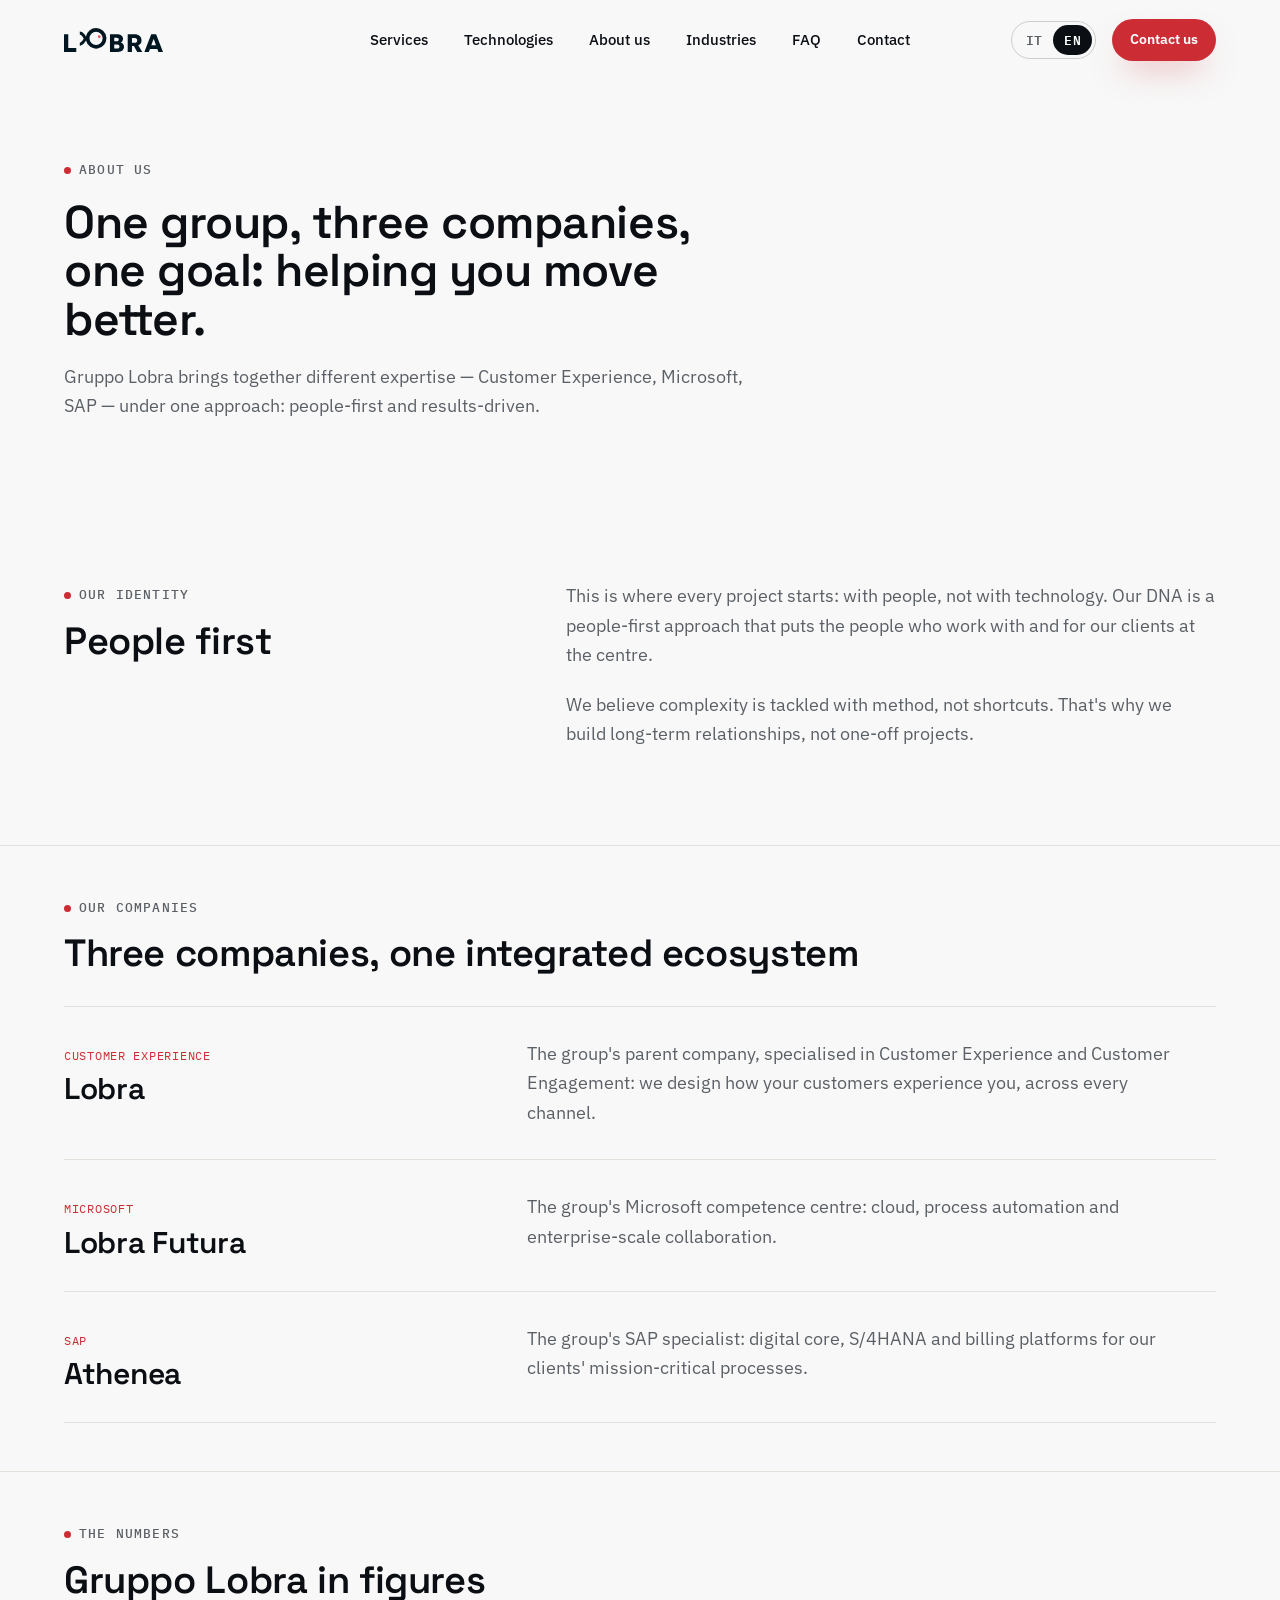
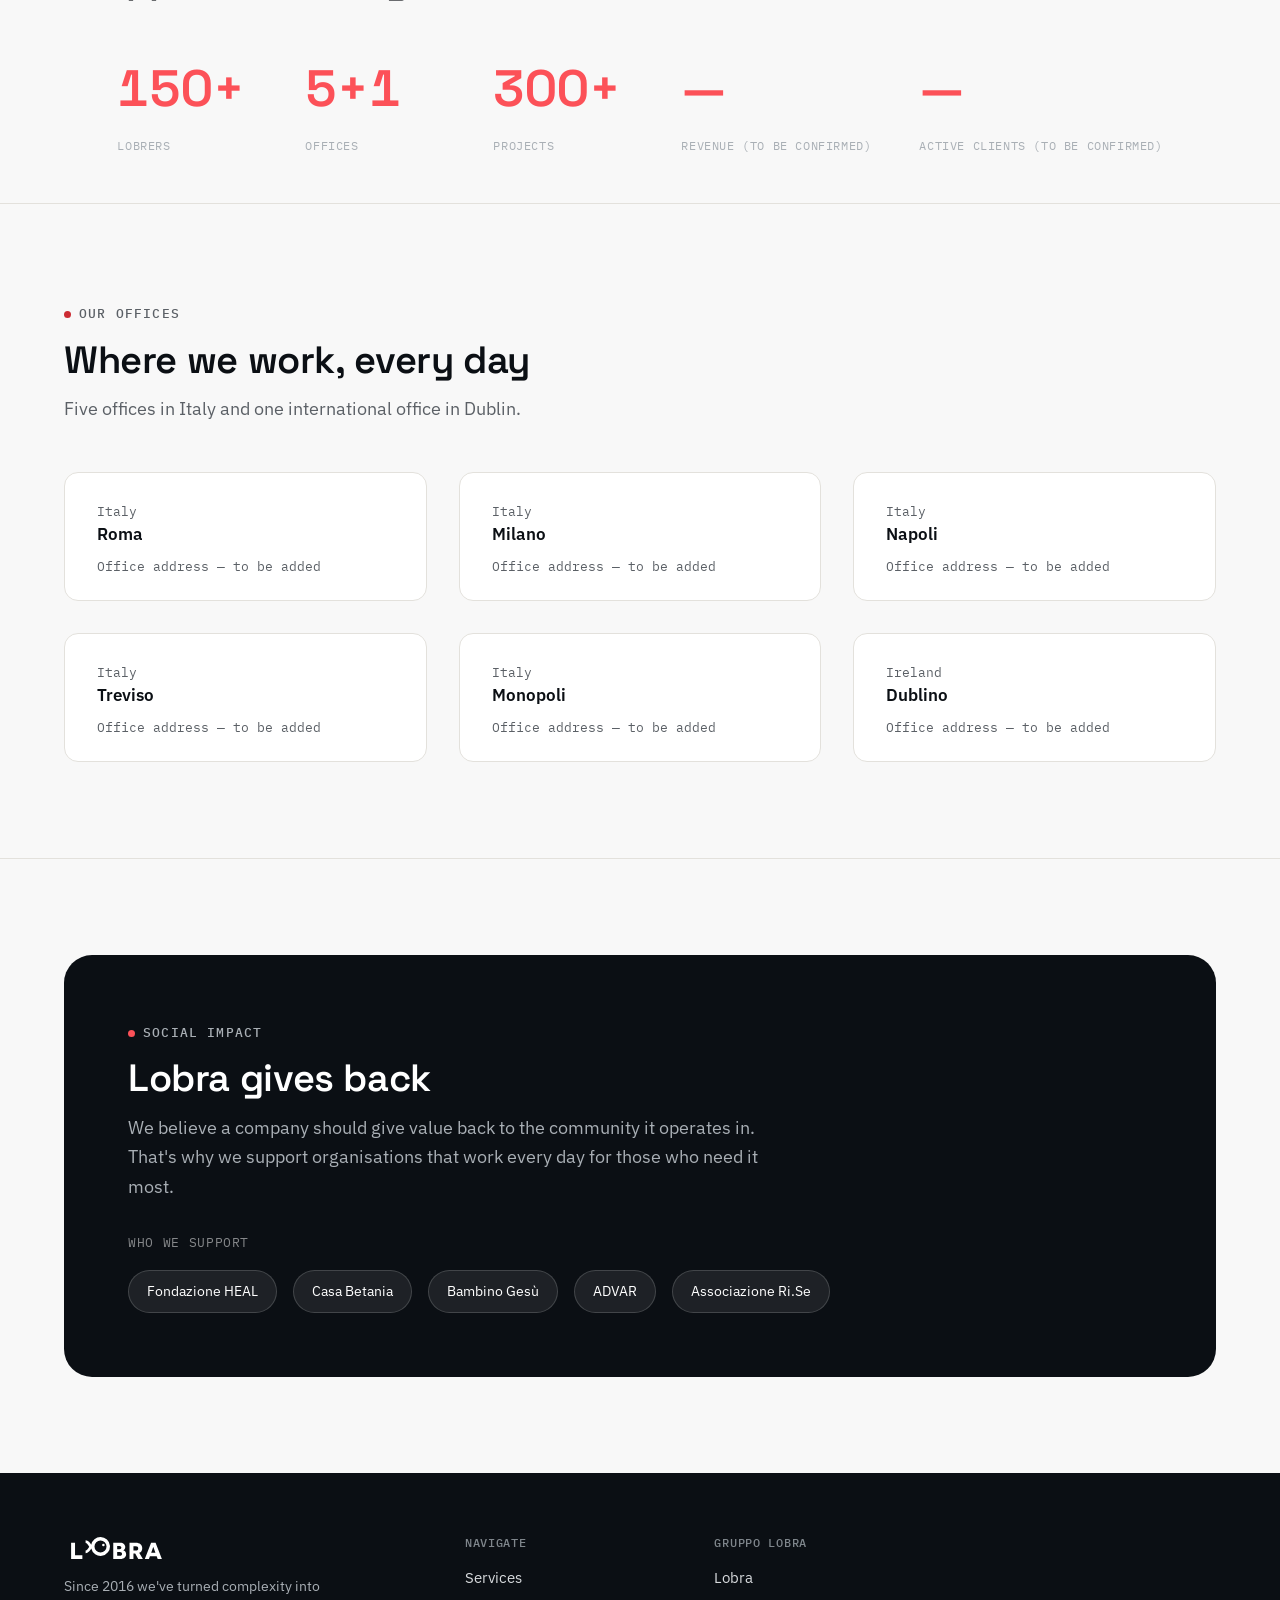
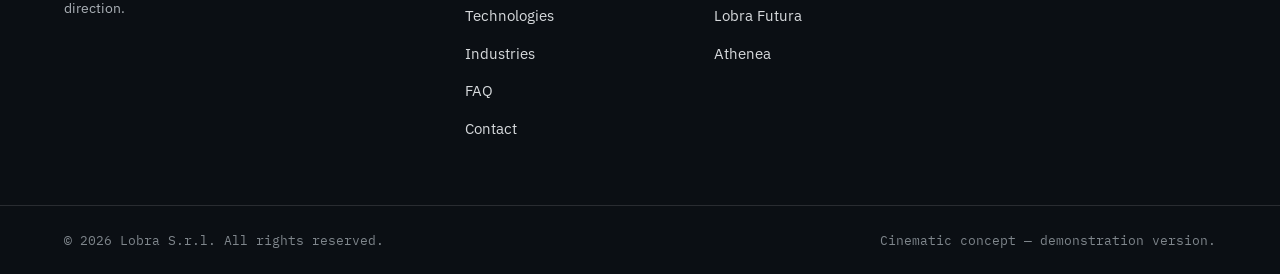
<file: chi-siamo.html>
<!doctype html>
<html lang="it">
<head>
  <meta charset="utf-8" />
  <meta name="viewport" content="width=device-width, initial-scale=1" />
  <title data-i18n="meta.title">Chi siamo — Gruppo Lobra</title>
  <meta name="description" content="Il Gruppo Lobra: identità, aziende (Lobra, Lobra Futura, Athenea), numeri, sedi e impatto sociale." />
  <meta name="robots" content="noindex" />
  <link rel="icon" href="images/favicon.ico" />
  <link rel="preconnect" href="https://fonts.googleapis.com" />
  <link rel="preconnect" href="https://fonts.gstatic.com" crossorigin />
  <link href="https://fonts.googleapis.com/css2?family=Space+Grotesk:wght@500;600;700&family=IBM+Plex+Sans:wght@400;500;600&family=IBM+Plex+Mono:wght@400;500&display=swap" rel="stylesheet" />
  <link rel="stylesheet" href="css/style.css" />
  <noscript><style>.reveal{opacity:1!important;transform:none!important;}</style></noscript>
</head>
<body data-page="about">
  <div class="scroll-progress" id="scroll-progress"></div>
  <a class="skip-link" href="#main">Vai al contenuto principale</a>
  <header id="site-header" class="site-header"></header>

  <main id="main">
    <header class="page-hero">
      <div class="container">
        <span class="eyebrow" data-i18n="hero.eyebrow">Chi siamo</span>
        <h1 class="h1 reveal" style="margin-top:16px" data-i18n="hero.title">Un gruppo, tre aziende, un solo obiettivo: farvi muovere meglio.</h1>
        <p class="lede reveal" style="margin-top:18px" data-i18n="hero.lede">Il Gruppo Lobra riunisce competenze diverse — Customer Experience, Microsoft, SAP — sotto un unico approccio: people-first e orientato ai risultati.</p>
      </div>
    </header>

    <section class="section">
      <div class="container">
        <div class="split-27">
          <div class="reveal">
            <span class="eyebrow" data-i18n="identity.eyebrow">La nostra identità</span>
            <h2 class="h2" style="margin-top:14px" data-i18n="identity.title">Le persone prima di tutto</h2>
          </div>
          <div class="stack reveal" style="gap:20px">
            <p class="lede" data-i18n="identity.body1">Da qui iniziano tutti i nostri progetti: dalle persone, non dalla tecnologia. Il nostro DNA è un approccio people-first, che mette al centro chi lavora con noi e per i nostri clienti.</p>
            <p class="lede" data-i18n="identity.body2">Crediamo che la complessità si affronti con metodo, non con scorciatoie. Per questo costruiamo relazioni di lungo periodo, non progetti spot.</p>
          </div>
        </div>
      </div>
    </section>

    <section class="section-tight section-divider">
      <div class="container">
        <span class="eyebrow" data-i18n="companies.eyebrow">Le nostre aziende</span>
        <h2 class="h2" style="margin-top:14px" data-i18n="companies.title">Tre società, un ecosistema integrato</h2>
        <div id="companies-list" style="margin-top:var(--space-6)"></div>
      </div>
    </section>

    <section class="section-tight section-divider">
      <div class="container">
        <span class="eyebrow" data-i18n="numbers.eyebrow">I numeri</span>
        <h2 class="h2" style="margin-top:14px" data-i18n="numbers.title">Il Gruppo Lobra in cifre</h2>
        <div class="stats-row" id="numbers-row" style="margin-top:var(--space-7)"></div>
      </div>
    </section>

    <section id="sedi" class="section section-divider">
      <div class="container">
        <span class="eyebrow" data-i18n="offices.eyebrow">Le nostre sedi</span>
        <h2 class="h2" style="margin-top:14px" data-i18n="offices.title">Dove lavoriamo, ogni giorno</h2>
        <p class="lede" style="margin-top:14px" data-i18n="offices.lede">Cinque sedi in Italia e un ufficio internazionale a Dublino.</p>
        <div class="grid office-grid" id="offices-grid" style="margin-top:var(--space-7)"></div>
      </div>
    </section>

    <section id="care" class="section section-divider">
      <div class="container">
        <div class="care-block reveal">
          <span class="eyebrow" data-i18n="care.eyebrow">Impatto sociale</span>
          <h2 class="h2" style="margin-top:14px" data-i18n="care.title">Lobra gives back</h2>
          <p class="lede" style="margin-top:14px" data-i18n="care.lede">Crediamo che un'azienda debba restituire valore al territorio in cui opera. Per questo sosteniamo realtà che lavorano ogni giorno per chi ha più bisogno.</p>
          <p class="mono text-muted" style="margin-top:var(--space-6);font-size:13px;text-transform:uppercase;letter-spacing:.05em" data-i18n="care.partnersTitle">Le realtà che sosteniamo</p>
          <ul class="care-logos" id="care-logos"></ul>
        </div>
      </div>
    </section>
  </main>

  <footer id="site-footer" class="site-footer"></footer>

  <script src="https://cdnjs.cloudflare.com/ajax/libs/gsap/3.12.5/gsap.min.js"></script>
  <script src="js/partials.js"></script>
  <script src="js/cms.js"></script>
  <script src="js/i18n.js"></script>
  <script src="js/render.js"></script>
  <script src="js/motion.js"></script>
  <script>
    document.addEventListener('DOMContentLoaded', function () {
      LobraMotion.initHeaderAndProgress();
      Promise.all([
        LobraRender.renderCompanies('companies-list'),
        LobraRender.renderNumbers('numbers-row'),
        LobraRender.renderOffices('offices-grid', 'chi-siamo'),
        LobraRender.renderCare('care-logos')
      ]).then(function () {
        LobraMotion.initReveals();
        LobraMotion.initMagnetic();
      });
    });
  </script>
</body>
</html>
</file>
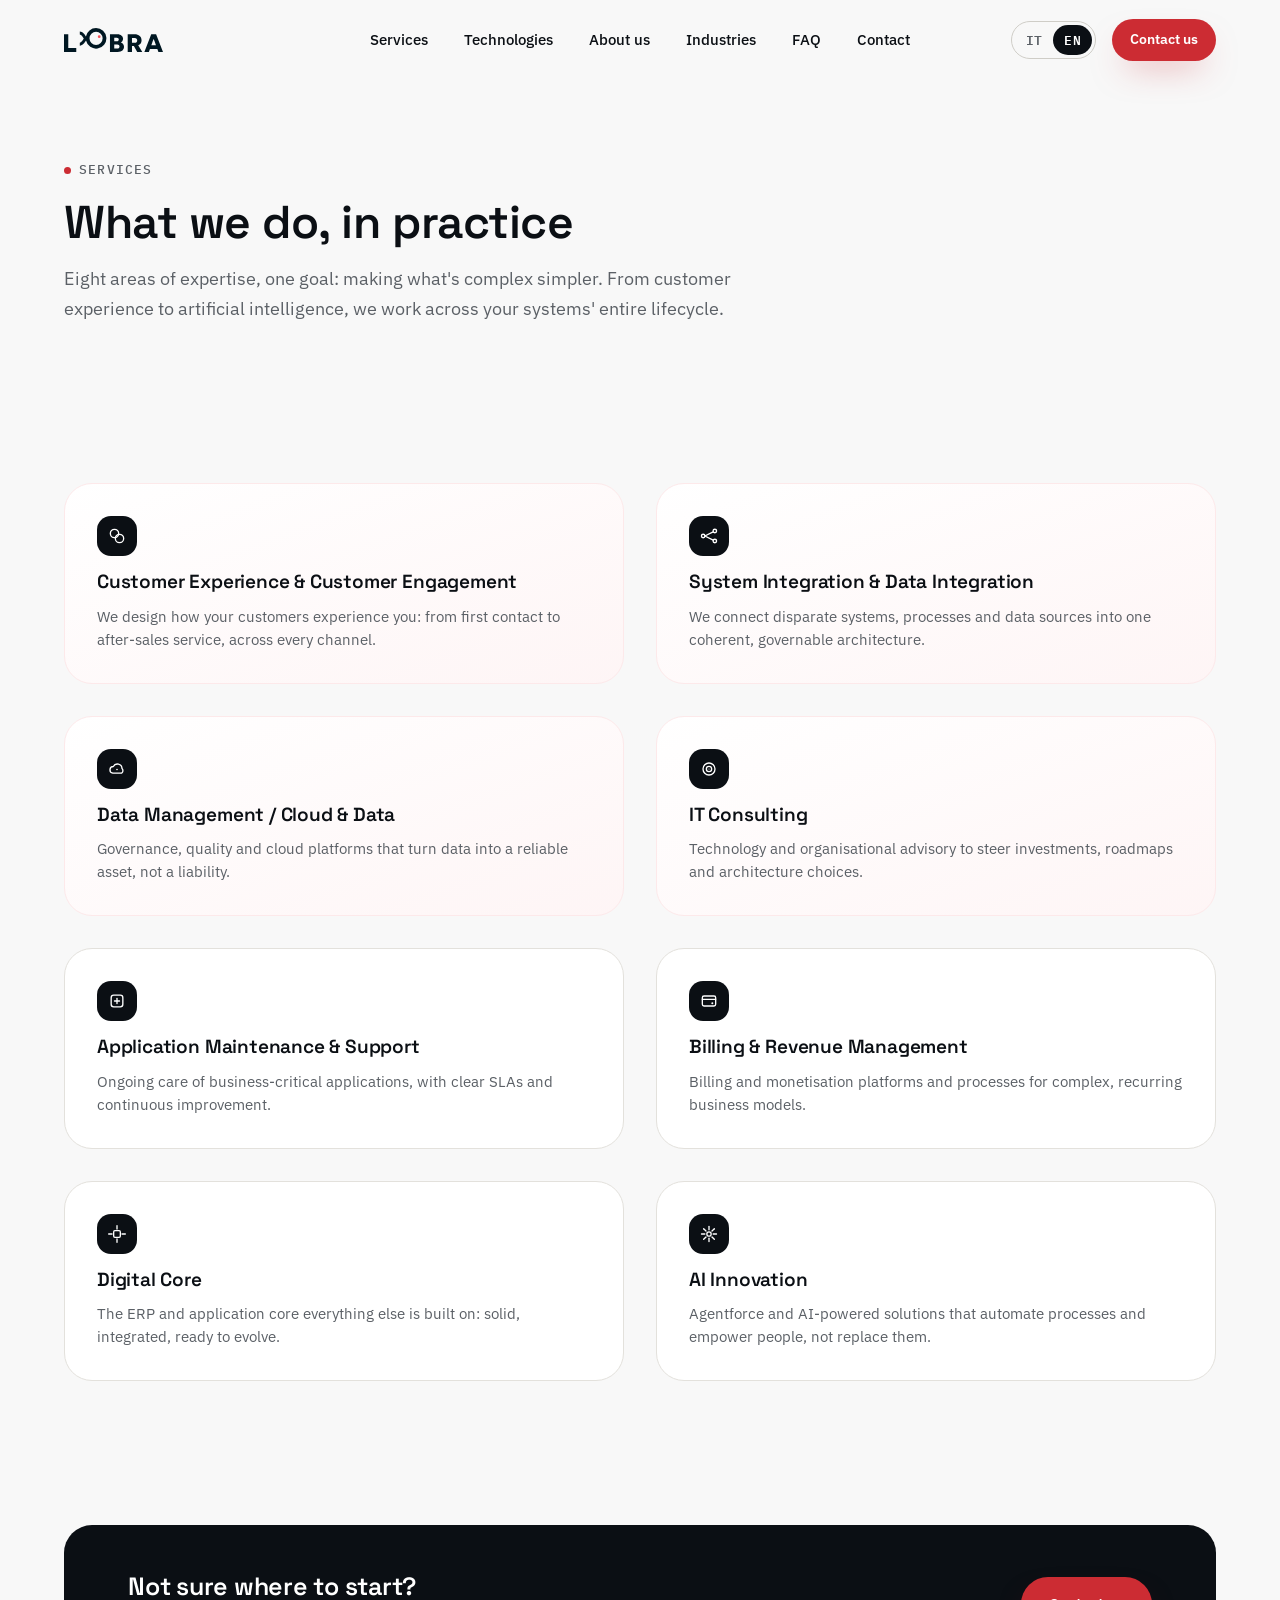
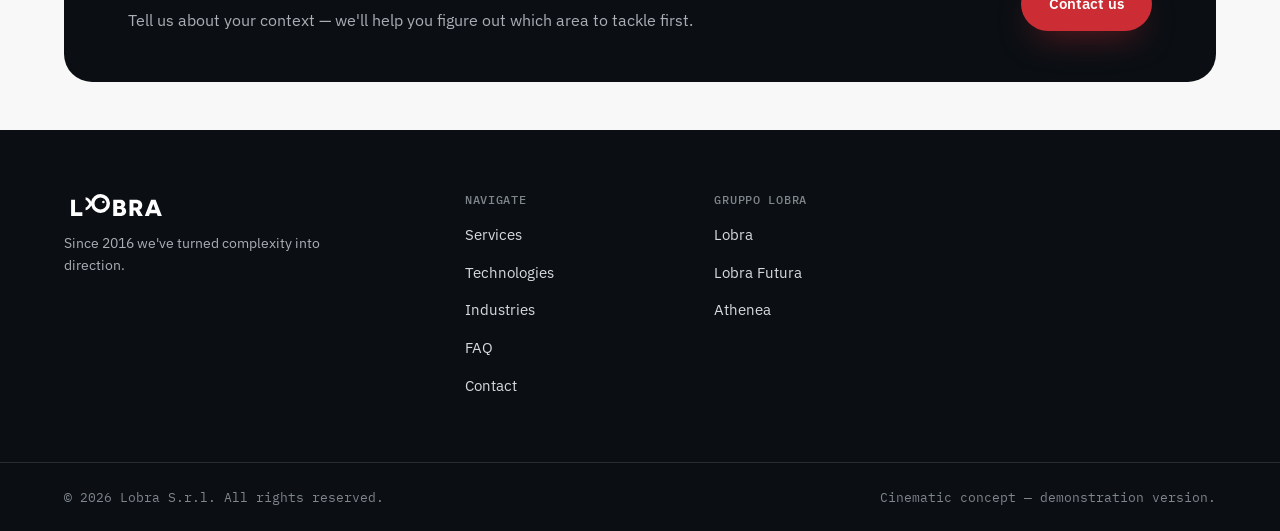
<file: servizi.html>
<!doctype html>
<html lang="it">
<head>
  <meta charset="utf-8" />
  <meta name="viewport" content="width=device-width, initial-scale=1" />
  <title data-i18n="meta.title">Servizi — Gruppo Lobra</title>
  <meta name="description" content="Le otto aree di competenza del Gruppo Lobra: Customer Experience, System Integration, Data, IT Consulting, AI e altro." />
  <meta name="robots" content="noindex" />
  <link rel="icon" href="images/favicon.ico" />
  <link rel="preconnect" href="https://fonts.googleapis.com" />
  <link rel="preconnect" href="https://fonts.gstatic.com" crossorigin />
  <link href="https://fonts.googleapis.com/css2?family=Space+Grotesk:wght@500;600;700&family=IBM+Plex+Sans:wght@400;500;600&family=IBM+Plex+Mono:wght@400;500&display=swap" rel="stylesheet" />
  <link rel="stylesheet" href="css/style.css" />
  <noscript><style>.reveal{opacity:1!important;transform:none!important;}</style></noscript>
</head>
<body data-page="services">
  <div class="scroll-progress" id="scroll-progress"></div>
  <a class="skip-link" href="#main">Vai al contenuto principale</a>
  <header id="site-header" class="site-header"></header>

  <main id="main">
    <header class="page-hero">
      <div class="container">
        <span class="eyebrow" data-i18n="hero.eyebrow">Servizi</span>
        <h1 class="h1 reveal" style="margin-top:16px" data-i18n="hero.title">Cosa facciamo, in concreto</h1>
        <p class="lede reveal" style="margin-top:18px" data-i18n="hero.lede">Otto aree di competenza, un solo obiettivo: rendere più semplice ciò che è complesso. Dalla customer experience all'intelligenza artificiale, lavoriamo lungo tutto il ciclo di vita dei vostri sistemi.</p>
      </div>
    </header>

    <section class="section">
      <div class="container">
        <div class="grid grid-services" id="all-services-grid"></div>
      </div>
    </section>

    <section class="section-tight">
      <div class="container">
        <div class="cta-band reveal">
          <div class="cta-band-grid">
            <div>
              <h2 class="h3" data-i18n="cta.title">Non sai da dove iniziare?</h2>
              <p style="margin-top:8px" data-i18n="cta.lede">Parliamo del tuo contesto: ti aiutiamo a capire quale area affrontare per prima.</p>
            </div>
            <a href="contatti.html" class="btn btn-primary magnetic" data-i18n="cta.action">Contattaci</a>
          </div>
        </div>
      </div>
    </section>
  </main>

  <footer id="site-footer" class="site-footer"></footer>

  <script src="https://cdnjs.cloudflare.com/ajax/libs/gsap/3.12.5/gsap.min.js"></script>
  <script src="js/partials.js"></script>
  <script src="js/cms.js"></script>
  <script src="js/i18n.js"></script>
  <script src="js/render.js"></script>
  <script src="js/motion.js"></script>
  <script>
    document.addEventListener('DOMContentLoaded', function () {
      LobraMotion.initHeaderAndProgress();
      LobraRender.renderServices('all-services-grid').then(function () {
        LobraMotion.initReveals();
        LobraMotion.initMagnetic();
      });
    });
  </script>
</body>
</html>
</file>
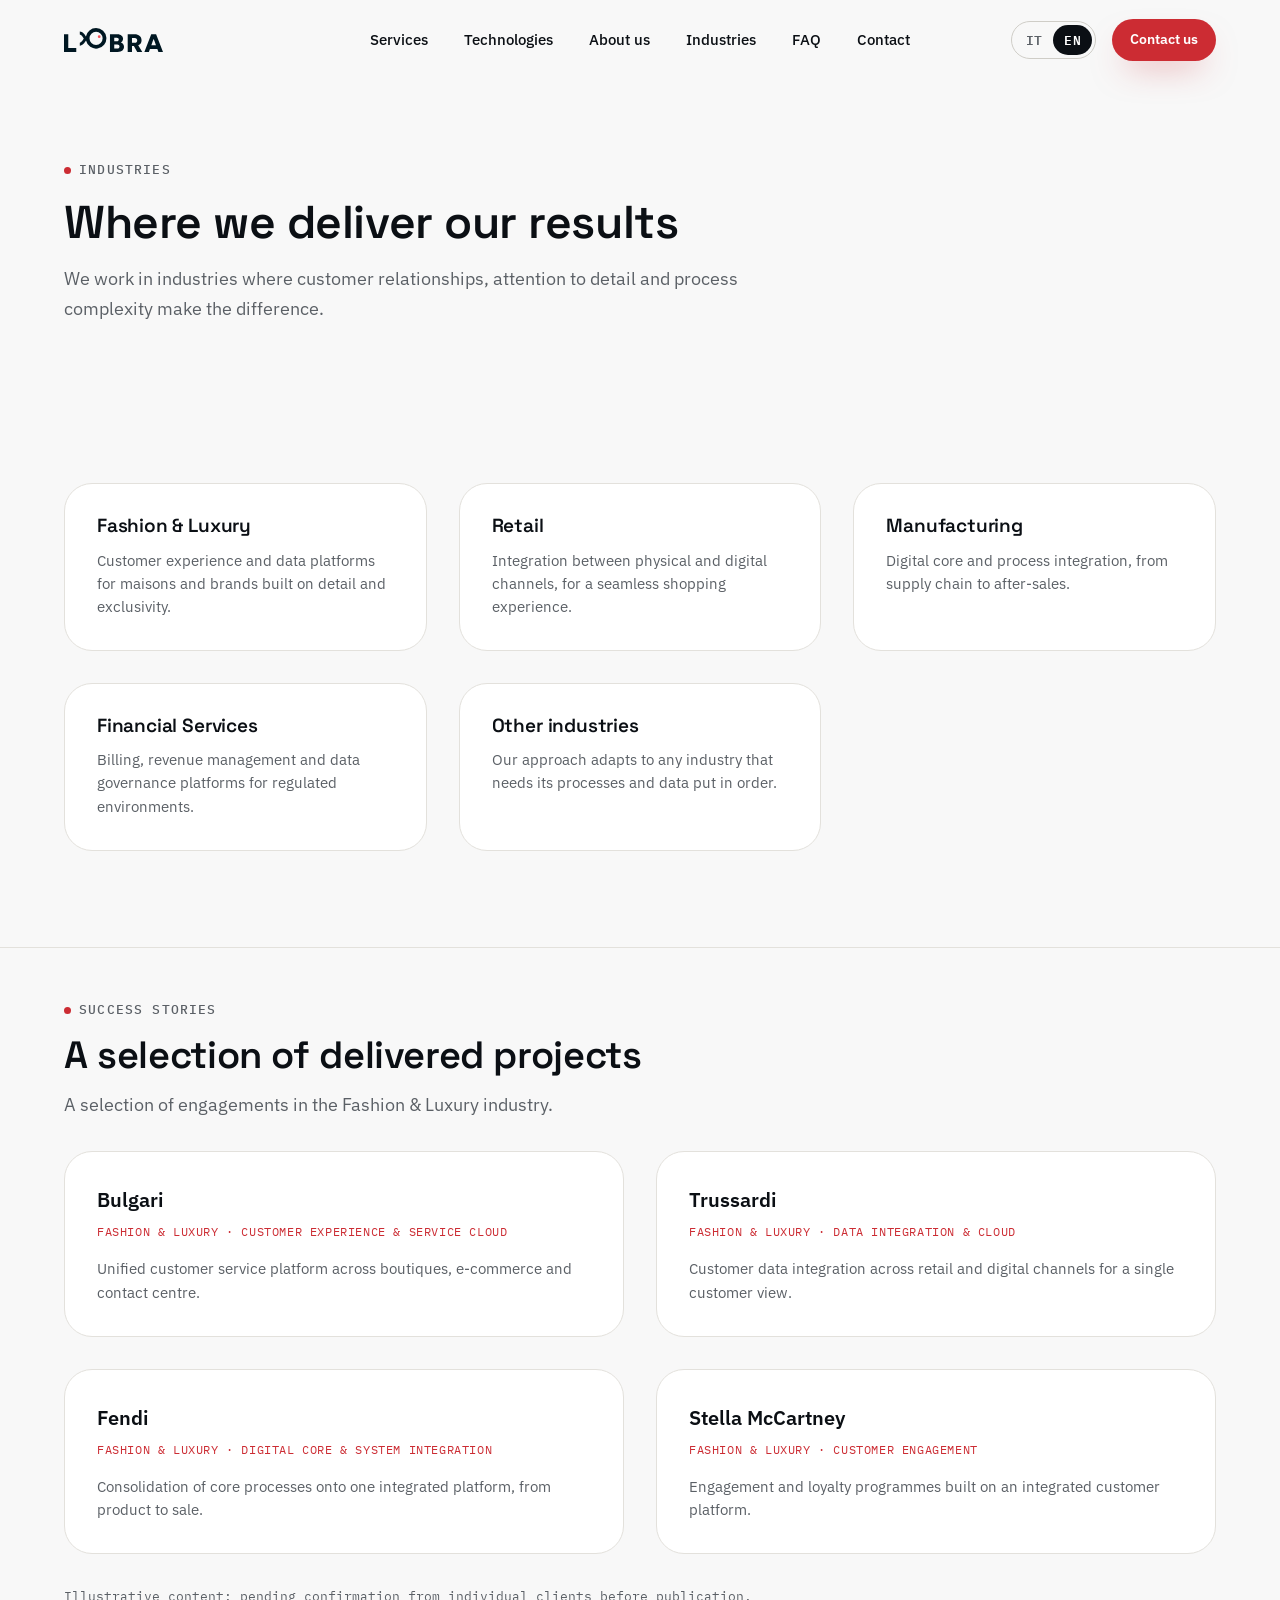
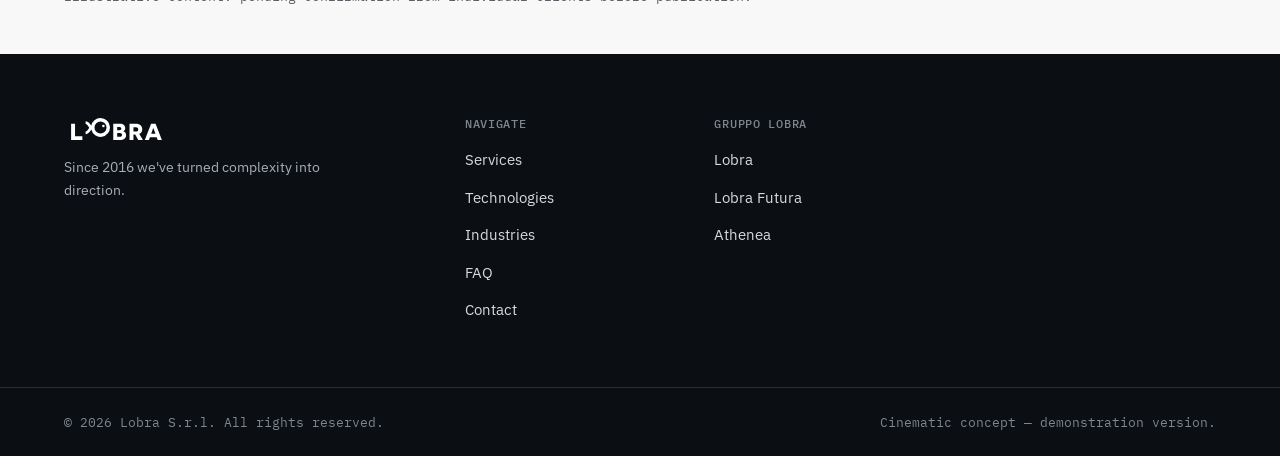
<file: settori.html>
<!doctype html>
<html lang="it">
<head>
  <meta charset="utf-8" />
  <meta name="viewport" content="width=device-width, initial-scale=1" />
  <title data-i18n="meta.title">Settori &amp; Success Stories — Gruppo Lobra</title>
  <meta name="description" content="I settori in cui il Gruppo Lobra lavora: Fashion &amp; Luxury, Retail, Manufacturing, Financial Services e altri, con alcune success stories." />
  <meta name="robots" content="noindex" />
  <link rel="icon" href="images/favicon.ico" />
  <link rel="preconnect" href="https://fonts.googleapis.com" />
  <link rel="preconnect" href="https://fonts.gstatic.com" crossorigin />
  <link href="https://fonts.googleapis.com/css2?family=Space+Grotesk:wght@500;600;700&family=IBM+Plex+Sans:wght@400;500;600&family=IBM+Plex+Mono:wght@400;500&display=swap" rel="stylesheet" />
  <link rel="stylesheet" href="css/style.css" />
  <noscript><style>.reveal{opacity:1!important;transform:none!important;}</style></noscript>
</head>
<body data-page="sectors">
  <div class="scroll-progress" id="scroll-progress"></div>
  <a class="skip-link" href="#main">Vai al contenuto principale</a>
  <header id="site-header" class="site-header"></header>

  <main id="main">
    <header class="page-hero">
      <div class="container">
        <span class="eyebrow" data-i18n="hero.eyebrow">Settori</span>
        <h1 class="h1 reveal" style="margin-top:16px" data-i18n="hero.title">Dove portiamo i nostri risultati</h1>
        <p class="lede reveal" style="margin-top:18px" data-i18n="hero.lede">Lavoriamo in settori in cui la relazione con il cliente, il dettaglio e la complessità dei processi fanno la differenza.</p>
      </div>
    </header>

    <section class="section">
      <div class="container">
        <div class="grid grid-3" id="sectors-grid"></div>
      </div>
    </section>

    <section class="section-tight section-divider">
      <div class="container">
        <span class="eyebrow" data-i18n="stories.eyebrow">Success stories</span>
        <h2 class="h2" style="margin-top:14px" data-i18n="stories.title">Alcuni dei progetti realizzati</h2>
        <p class="lede" style="margin-top:14px" data-i18n="stories.lede">Una selezione di collaborazioni nel settore Fashion &amp; Luxury.</p>
        <div class="grid grid-2" id="stories-grid" style="margin-top:var(--space-6)"></div>
        <p class="mono text-muted" style="margin-top:var(--space-6);font-size:12.5px" data-i18n="stories.disclaimer">Contenuti a scopo illustrativo: in attesa di conferma dei singoli clienti prima della pubblicazione.</p>
      </div>
    </section>
  </main>

  <footer id="site-footer" class="site-footer"></footer>

  <script src="https://cdnjs.cloudflare.com/ajax/libs/gsap/3.12.5/gsap.min.js"></script>
  <script src="js/partials.js"></script>
  <script src="js/cms.js"></script>
  <script src="js/i18n.js"></script>
  <script src="js/render.js"></script>
  <script src="js/motion.js"></script>
  <script>
    document.addEventListener('DOMContentLoaded', function () {
      LobraMotion.initHeaderAndProgress();
      Promise.all([
        LobraRender.renderSectorsGrid('sectors-grid'),
        LobraRender.renderSuccessStories('stories-grid')
      ]).then(function () {
        LobraMotion.initReveals();
        LobraMotion.initMagnetic();
      });
    });
  </script>
</body>
</html>
</file>
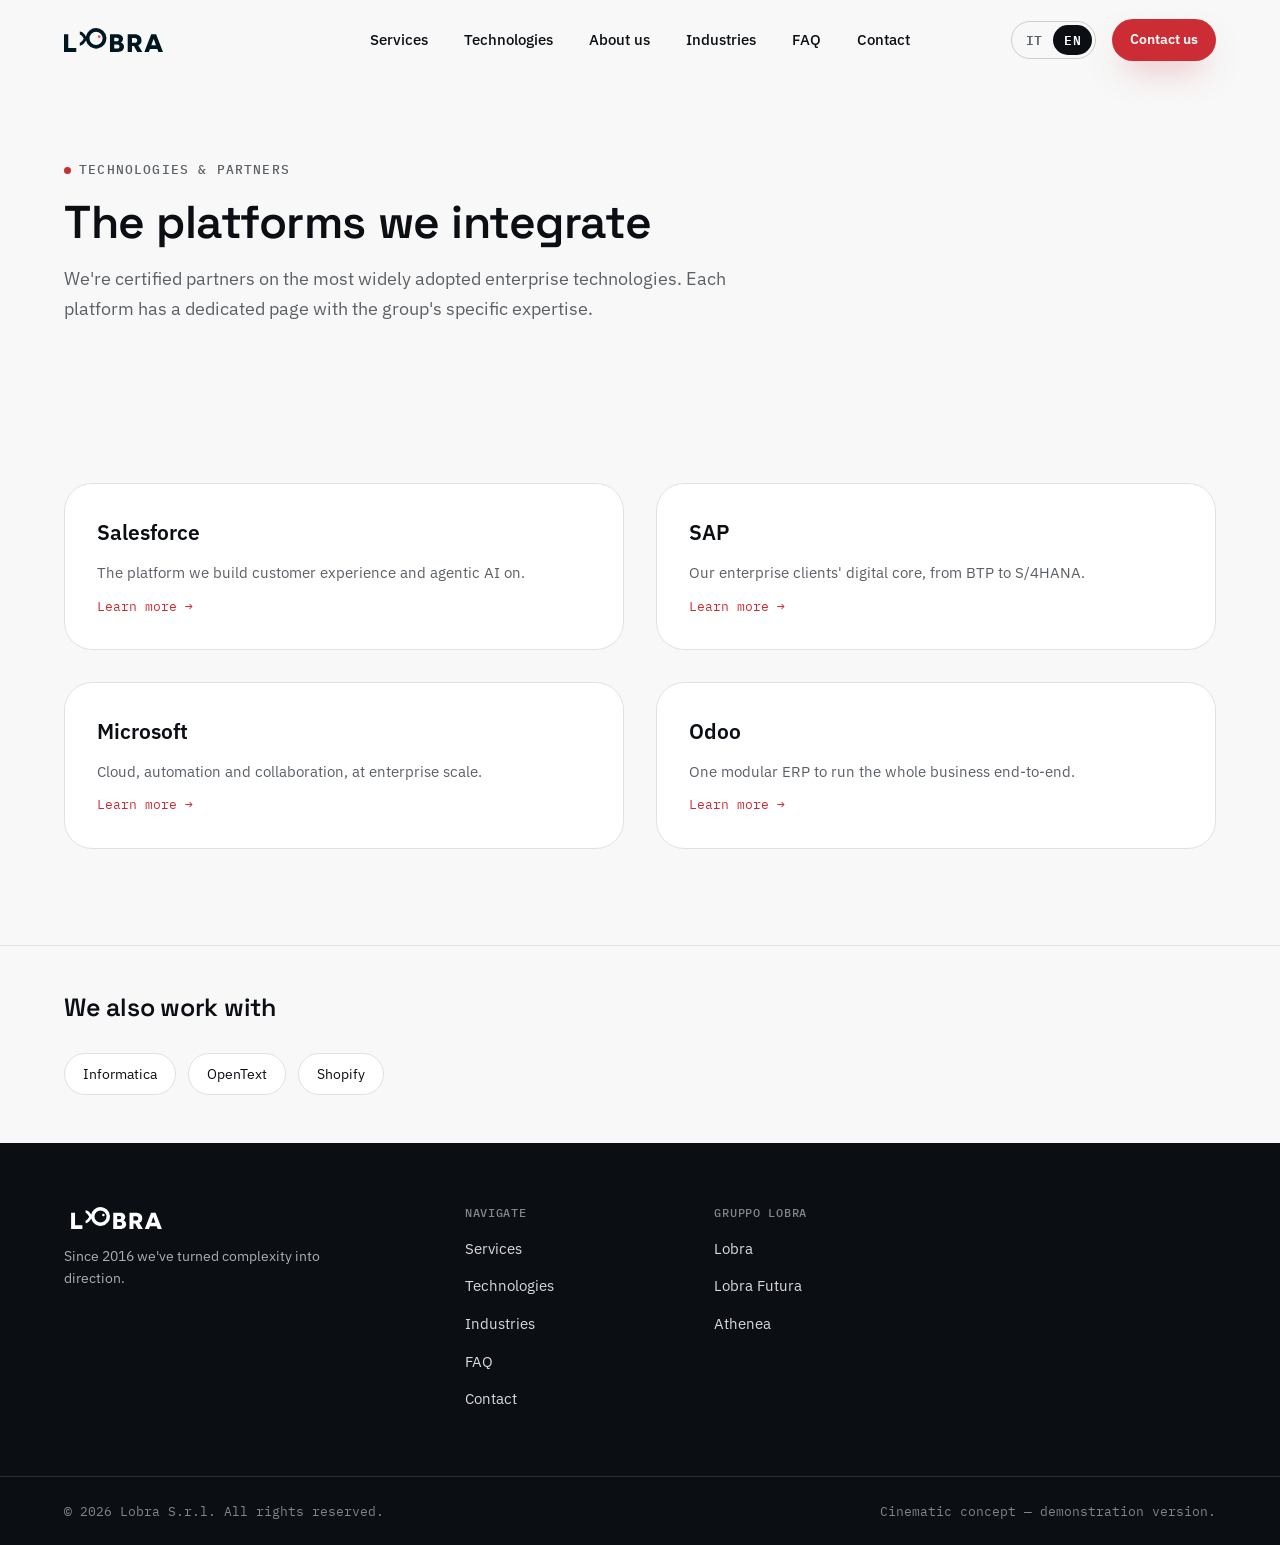
<file: tecnologie.html>
<!doctype html>
<html lang="it">
<head>
  <meta charset="utf-8" />
  <meta name="viewport" content="width=device-width, initial-scale=1" />
  <title data-i18n="meta.title">Tecnologie &amp; Partner — Gruppo Lobra</title>
  <meta name="description" content="Salesforce, SAP, Microsoft, Odoo e le altre tecnologie su cui il Gruppo Lobra costruisce i progetti dei propri clienti." />
  <meta name="robots" content="noindex" />
  <link rel="icon" href="images/favicon.ico" />
  <link rel="preconnect" href="https://fonts.googleapis.com" />
  <link rel="preconnect" href="https://fonts.gstatic.com" crossorigin />
  <link href="https://fonts.googleapis.com/css2?family=Space+Grotesk:wght@500;600;700&family=IBM+Plex+Sans:wght@400;500;600&family=IBM+Plex+Mono:wght@400;500&display=swap" rel="stylesheet" />
  <link rel="stylesheet" href="css/style.css" />
  <noscript><style>.reveal{opacity:1!important;transform:none!important;}</style></noscript>
</head>
<body data-page="tech">
  <div class="scroll-progress" id="scroll-progress"></div>
  <a class="skip-link" href="#main">Vai al contenuto principale</a>
  <header id="site-header" class="site-header"></header>

  <main id="main">
    <header class="page-hero">
      <div class="container">
        <span class="eyebrow" data-i18n="hero.eyebrow">Tecnologie &amp; Partner</span>
        <h1 class="h1 reveal" style="margin-top:16px" data-i18n="hero.title">Le piattaforme che integriamo</h1>
        <p class="lede reveal" style="margin-top:18px" data-i18n="hero.lede">Siamo partner certificati sulle tecnologie enterprise più diffuse. Ogni piattaforma ha una pagina dedicata con le competenze specifiche del gruppo.</p>
      </div>
    </header>

    <section class="section">
      <div class="container">
        <div class="grid grid-2" id="vendor-hub-grid"></div>
      </div>
    </section>

    <section class="section-tight section-divider">
      <div class="container">
        <h2 class="h3" data-i18n="other.title">Lavoriamo anche con</h2>
        <ul class="cluster" id="other-tech-list" style="margin-top:var(--space-6)"></ul>
      </div>
    </section>
  </main>

  <footer id="site-footer" class="site-footer"></footer>

  <script src="https://cdnjs.cloudflare.com/ajax/libs/gsap/3.12.5/gsap.min.js"></script>
  <script src="js/partials.js"></script>
  <script src="js/cms.js"></script>
  <script src="js/i18n.js"></script>
  <script src="js/render.js"></script>
  <script src="js/motion.js"></script>
  <script>
    document.addEventListener('DOMContentLoaded', function () {
      LobraMotion.initHeaderAndProgress();
      Promise.all([
        LobraRender.renderVendorHub('vendor-hub-grid'),
        LobraRender.renderOtherTech('other-tech-list')
      ]).then(function () {
        LobraMotion.initReveals();
        LobraMotion.initMagnetic();
      });
    });
  </script>
</body>
</html>
</file>
<file: css/style.css>
/* ==========================================================================
   LOBRA — "Cinematic scroll" concept
   One continuous page, built as a sequence of acts: a scrollytelling piece
   modelled on a reference site (screenshots in ../website/), reinterpreted
   in Lobra's own palette (whitesmoke / near-black / crimson, no dark mode
   except the established dark-ink surface already used for footer/cards)
   and its own motif (the fish, ocean currents) instead of the reference's
   pinwheel mark and stock photography.
   ========================================================================== */

:root{
  --bg:        #F8F8F8;
  --surface:   #FFFFFF;
  --surface-2: #F1F0EC;
  --ink:       #0B0F14;
  --ink-2:     #131922;
  --ink-muted: #5B6066;
  --ink-faint: #8A8F94;
  --line:      #E3E1DC;
  --line-strong:#CFCDC7;

  --crimson:        #FC5158;
  --crimson-dark:   #E03A41;
  --crimson-strong: #CC2C33;
  --crimson-strong-hover: #B71F26;
  --crimson-tint:   #FDE9EA;
  --crimson-ink:    #6E0F13;
  --crimson-deep:   #B0242B;

  --on-ink: #EDEFF1;
  --on-ink-muted: #A9AFB5;

  --font-display: 'Space Grotesk', 'Arial Narrow', sans-serif;
  --font-body: 'IBM Plex Sans', -apple-system, BlinkMacSystemFont, 'Segoe UI', sans-serif;
  --font-mono: 'IBM Plex Mono', ui-monospace, 'SFMono-Regular', Menlo, monospace;

  --container: 1280px;
  --gutter: clamp(20px, 5vw, 72px);

  --space-1: 4px;  --space-2: 8px;  --space-3: 12px; --space-4: 16px;
  --space-5: 24px; --space-6: 32px; --space-7: 48px; --space-8: 64px;
  --space-9: 96px; --space-10: 140px;

  --radius-sm: 6px; --radius-md: 14px; --radius-lg: 28px; --radius-xl: 40px; --radius-pill: 999px;

  --ease-out: cubic-bezier(.22,1,.36,1);
  --ease-emph: cubic-bezier(.16,1,.3,1);
  --dur-fast: 180ms; --dur-med: 360ms; --dur-slow: 720ms;

  --shadow-card: 0 1px 2px rgba(11,15,20,.04), 0 16px 34px -18px rgba(11,15,20,.2);
  --shadow-pop:  0 24px 60px -22px rgba(11,15,20,.3);

  color-scheme: light;
}

/* ---------------------------------- reset ---------------------------------- */
*, *::before, *::after{ box-sizing: border-box; }
html{ scroll-behavior: smooth; -webkit-text-size-adjust: 100%; overflow-x: hidden; }
@media (prefers-reduced-motion: reduce){ html{ scroll-behavior: auto; } }
body{
  margin: 0; background: var(--bg); color: var(--ink); font-family: var(--font-body);
  font-size: 16px; line-height: 1.6; -webkit-font-smoothing: antialiased; overflow-x: hidden;
}
img, svg, video{ max-width: 100%; display: block; }
a{ color: inherit; text-decoration: none; }
ul, ol{ margin: 0; padding: 0; list-style: none; }
h1,h2,h3,h4,p,figure{ margin: 0; }
button{ font: inherit; color: inherit; background: none; border: 0; cursor: pointer; }
input, textarea{ font: inherit; color: inherit; }

:focus-visible{ outline: 2.5px solid var(--crimson-strong); outline-offset: 3px; border-radius: 4px; }
.on-dark :focus-visible{ outline-color: #fff; }

.skip-link{
  position: absolute; left: 16px; top: -60px; background: var(--ink); color: #fff; padding: 12px 18px;
  border-radius: var(--radius-sm); z-index: 999; transition: top var(--dur-fast) var(--ease-out); font-family: var(--font-mono); font-size: 13px;
}
.skip-link:focus{ top: 16px; }

/* ---------------------------------- type ---------------------------------- */
h1,h2,h3,h4{ font-family: var(--font-display); font-weight: 600; letter-spacing: -.01em; line-height: 1.06; }
.eyebrow{
  font-family: var(--font-mono); font-size: 13px; letter-spacing: .09em; text-transform: uppercase;
  color: var(--ink-muted); display: inline-flex; align-items: center; gap: var(--space-2); font-weight: 500;
}
.eyebrow::before{ content: ''; width: 7px; height: 7px; border-radius: 50%; background: var(--crimson-strong); flex: none; }
.on-dark .eyebrow{ color: var(--on-ink-muted); }
.on-dark .eyebrow::before{ background: var(--crimson); }
/* .eyebrow sets its own explicit (light-background) color, so it doesn't
   just inherit the white text color its dark-background parent sections
   already set elsewhere — every section on the dark --ink background needs
   the same override .on-dark gives, whether or not that class is present */
.tools-scene .eyebrow, .industries-stage .eyebrow{ color: var(--on-ink-muted); }
.tools-scene .eyebrow::before, .industries-stage .eyebrow::before{ background: var(--crimson); }
/* .final-cta is on the crimson background itself, not --ink, so the dot
   above (also crimson) would vanish here — needs its own pairing */
.final-cta .eyebrow{ color: rgba(255,255,255,.75); }
.final-cta .eyebrow::before{ background: #fff; }

.h-mega{ font-size: clamp(40px, 6.4vw, 92px); line-height: 1; }
.h-display{ font-size: clamp(32px, 4.4vw, 58px); line-height: 1.08; }
.h1{ font-size: clamp(30px, 3.6vw, 46px); }
.h2{ font-size: clamp(26px, 3vw, 38px); }
.h3{ font-size: clamp(20px, 2vw, 25px); }
.lede{ font-size: clamp(16px, 1.4vw, 19px); color: var(--ink-muted); line-height: 1.65; max-width: 60ch; }
.on-dark .lede{ color: var(--on-ink-muted); }
.mono{ font-family: var(--font-mono); }
.text-muted{ color: var(--ink-muted); }
.accent{ color: var(--crimson-strong); }
.on-dark{ color: var(--on-ink); }

/* ---------------------------------- layout ---------------------------------- */
.container{ max-width: var(--container); margin-inline: auto; padding-inline: var(--gutter); }
.act{ position: relative; }
section[id]{ scroll-margin-top: 84px; }

/* ---------------------------------- header ---------------------------------- */
.site-header{
  position: fixed; top: 0; left: 0; right: 0; z-index: 500;
  background: transparent; transition: background var(--dur-med) var(--ease-out), border-color var(--dur-med) var(--ease-out), box-shadow var(--dur-med) var(--ease-out);
  border-bottom: 1px solid transparent;
}
.site-header.is-scrolled{ background: rgba(248,248,248,.6); backdrop-filter: saturate(160%) blur(16px); -webkit-backdrop-filter: saturate(160%) blur(16px); border-color: rgba(227,225,220,.6); }
.site-header.is-on-dark{ color: var(--on-ink); }
/* is-scrolled's light glass background stays applied underneath is-on-dark
   (both classes are independent — scroll position vs. what's behind the bar)
   so it needs its own dark glass here, or white text on a light bar reads
   as nothing at all */
.site-header.is-on-dark.is-scrolled{ background: rgba(11,15,20,.56); border-color: rgba(255,255,255,.1); }
.header-row{ display: grid; grid-template-columns: minmax(max-content,1fr) auto minmax(max-content,1fr); align-items: center; height: 80px; gap: var(--space-6); }
.brand{ display: flex; align-items: center; gap: var(--space-3); justify-self: start; flex-shrink: 0; }
.brand img{ height: 24px; width: auto; transition: filter var(--dur-med) var(--ease-out); }
.site-header.is-on-dark .brand img{ filter: brightness(0) invert(1); }

.primary-nav{ display: flex; align-items: center; justify-self: center; }
.primary-nav ul{ display: flex; align-items: center; gap: var(--space-6); }
.primary-nav a{ font-size: 14.5px; font-weight: 500; position: relative; padding: 6px 2px; }
.primary-nav a::after{ content: ''; position: absolute; left: 0; right: 100%; bottom: -2px; height: 2px; background: var(--crimson); transition: right var(--dur-fast) var(--ease-out); }
.primary-nav a:hover::after{ right: 0; }

.header-actions{ display: flex; align-items: center; gap: var(--space-4); justify-self: end; }
.lang-switch{ display: inline-flex; align-items: center; border: 1.5px solid var(--line-strong); border-radius: var(--radius-pill); padding: 3px; font-family: var(--font-mono); font-size: 12.5px; }
.site-header.is-on-dark .lang-switch{ border-color: rgba(255,255,255,.35); }
.lang-switch button{ padding: 5px 11px; border-radius: var(--radius-pill); font-weight: 600; letter-spacing: .03em; color: var(--ink-muted); min-height: 30px; transition: background var(--dur-fast) var(--ease-out), color var(--dur-fast) var(--ease-out); }
.site-header.is-on-dark .lang-switch button{ color: var(--on-ink-muted); }
.lang-switch button[aria-pressed="true"]{ background: var(--ink); color: #fff; }
.site-header.is-on-dark .lang-switch button[aria-pressed="true"]{ background: #fff; color: var(--ink); }

.nav-toggle{
  display: none; align-items: center; justify-content: center; width: 40px; height: 40px;
  border-radius: 50%; transition: background var(--dur-fast) var(--ease-out);
}
.nav-toggle:hover{ background: rgba(11,15,20,.06); }
.site-header.is-on-dark .nav-toggle:hover{ background: rgba(255,255,255,.08); }
.nav-toggle svg{ overflow: visible; }
.nav-toggle .bar{
  stroke: var(--ink); stroke-width: 1.6; stroke-linecap: round;
  transform-box: fill-box; transform-origin: center;
  transition: transform var(--dur-med) var(--ease-out), stroke var(--dur-fast) var(--ease-out);
}
.site-header.is-on-dark .nav-toggle .bar{ stroke: #fff; }
.nav-toggle[aria-expanded="true"] .bar-1{ transform: translateY(4px) rotate(45deg); }
.nav-toggle[aria-expanded="true"] .bar-2{ transform: translateY(-4px) rotate(-45deg); }

@media (max-width: 1180px){
  .header-row{ display: flex; justify-content: space-between; }
  .header-actions .btn{ display: none; }
  .primary-nav{
    position: fixed; top: 80px; left: 0; right: 0; bottom: 0; width: 100%; height: calc(100dvh - 80px);
    background: var(--bg); flex-direction: column; padding: var(--space-7) var(--gutter);
    transform: translateY(-8px); opacity: 0; pointer-events: none;
    transition: opacity var(--dur-med) var(--ease-out), transform var(--dur-med) var(--ease-out); overflow-y:auto;
  }
  .primary-nav ul{ flex-direction: column; align-items: flex-start; gap: var(--space-5); width: 100%; }
  .primary-nav a{ font-size: 21px; color: var(--ink); }
  .primary-nav.is-open{ opacity: 1; transform: translateY(0); pointer-events: auto; }
  .nav-toggle{ display: inline-flex; }
}

/* Home only, at every width: a deliberately quiet header for the piano
   sequenza page — just the logo, the language switch and a burger, not the
   full link row. The hero already carries its own "Contattaci" button, and
   the drawer still lists every page, so nothing actually becomes
   unreachable. Inner pages keep the ordinary responsive header (full row
   on desktop, burger under 1180px) since those are for moving between
   institutional pages quickly. */
body[data-page="home"] .header-row{ display: flex; justify-content: space-between; }
body[data-page="home"] .header-actions .btn{ display: none; }
body[data-page="home"] .primary-nav{
  position: fixed; top: 80px; left: 0; right: 0; bottom: 0; width: 100%; height: calc(100dvh - 80px);
  background: var(--bg); flex-direction: column; padding: var(--space-7) var(--gutter);
  transform: translateY(-8px); opacity: 0; pointer-events: none;
  transition: opacity var(--dur-med) var(--ease-out), transform var(--dur-med) var(--ease-out); overflow-y: auto;
}
body[data-page="home"] .primary-nav ul{ flex-direction: column; align-items: flex-start; gap: var(--space-5); width: 100%; }
body[data-page="home"] .primary-nav a{ font-size: 21px; color: var(--ink); }
body[data-page="home"] .primary-nav.is-open{ opacity: 1; transform: translateY(0); pointer-events: auto; }
body[data-page="home"] .nav-toggle{ display: inline-flex; }

/* ---------------------------------- buttons ---------------------------------- */
.btn{
  display: inline-flex; align-items: center; justify-content: center; gap: var(--space-2);
  padding: 15px 28px; border-radius: var(--radius-pill); font-weight: 600; font-size: 15px; min-height: 50px;
  white-space: nowrap; position: relative; transition: transform var(--dur-fast) var(--ease-out), box-shadow var(--dur-fast) var(--ease-out), background var(--dur-fast) var(--ease-out);
}
.btn-primary{ background: var(--crimson-strong); color: #fff; box-shadow: 0 16px 34px -14px rgba(204,44,51,.5); }
.btn-primary:hover{ background: var(--crimson-strong-hover); }
.btn-invert{ background: #fff; color: var(--ink); box-shadow: 0 16px 34px -16px rgba(0,0,0,.3); }
.btn-invert:hover{ background: var(--ink); color: #fff; }
.btn-ghost{ background: transparent; color: var(--ink); border: 1.5px solid var(--line-strong); }
.btn-ghost:hover{ border-color: var(--ink); }
.on-dark .btn-ghost{ color: #fff; border-color: rgba(255,255,255,.35); }
.on-dark .btn-ghost:hover{ border-color: #fff; background: rgba(255,255,255,.08); }
.btn-sm{ padding: 10px 18px; font-size: 13.5px; min-height: 40px; }
.magnetic{ display: inline-flex; }
.btn-text{ display: inline-flex; align-items: center; gap: 6px; padding: 4px 0; min-height: auto; font-weight: 600; }
.btn-text .arrow{ display:inline-block; transition: transform var(--dur-fast) var(--ease-out); }
.btn-text:hover .arrow{ transform: translateX(5px); }

/* ---------------------------------- scroll progress ---------------------------------- */
.scroll-progress{ position: fixed; top: 0; left: 0; height: 3px; width: 0%; background: var(--crimson); z-index: 1001; }

/* ---------------------------------- reveal ---------------------------------- */
.reveal{ opacity: 0; transform: translateY(26px); }
.is-revealed{ opacity: 1 !important; transform: none !important; transition: opacity var(--dur-slow) var(--ease-emph), transform var(--dur-slow) var(--ease-emph); }
@media (prefers-reduced-motion: reduce){ .reveal{ opacity: 1 !important; transform: none !important; } }
html.no-js .reveal{ opacity: 1; transform: none; }

.section{ padding-block: var(--space-9); position: relative; }
.section-tight{ padding-block: var(--space-7); position: relative; }
.grid{ display:grid; gap: var(--space-6); }
.grid-2{ grid-template-columns: repeat(2,1fr); }
.grid-3{ grid-template-columns: repeat(3,1fr); }
@media (max-width: 900px){ .grid-3{ grid-template-columns: repeat(2,1fr); } }
@media (max-width: 640px){ .grid-2, .grid-3{ grid-template-columns: 1fr; } }

/* ==========================================================================
   ACT 1 — Hero: waves + the fish, peeking, waiting for the scroll
   ========================================================================== */
.hero-cinematic{ position: relative; min-height: 100dvh; display: flex; flex-direction: column; justify-content: center; overflow: hidden; padding-block: 120px var(--space-9); }
.hero-cinematic .container{ position: relative; z-index: 3; }
/* WebGL gradient mesh, mounted by LobraMotion.initHeroGradient() (see
   js/gradient-wave.js) — pure texture, kept pale so the dark hero text
   never needs a scrim on top of it. Sits behind the waves/fish/copy. */
.hero-gradient{ position: absolute; inset: 0; z-index: 0; overflow: hidden; pointer-events: none; opacity: 1; }
.hero-cinematic .hero-eyebrow{ margin-bottom: var(--space-5); }
.hero-cinematic .hero-title{ max-width: 15ch; }
.hero-cinematic .hero-lede{ margin-top: var(--space-6); max-width: 52ch; }
.hero-cinematic .hero-actions{ display: flex; align-items: center; gap: var(--space-4); flex-wrap: wrap; margin-top: var(--space-7); }

/* the sea: three thin lines, full width, gently drifting — a hint of water,
   not a block. Each is a single CSS background tile repeated edge-to-edge,
   so there is no viewBox/width mismatch to clip a copy of the pattern away. */
.hero-waves{ position: absolute; left: 0; right: 0; bottom: 0; height: 90px; z-index: 1; overflow: hidden; pointer-events: none; }
.hero-waves .line{ position: absolute; left: 0; right: 0; height: 40px; background-repeat: repeat-x; background-size: 720px 40px; }
.hero-waves .line-1{ bottom: 44px; opacity: .55; background-image: url("data:image/svg+xml,%3Csvg xmlns='http://www.w3.org/2000/svg' viewBox='0 0 720 40'%3E%3Cpath d='M0,20 C60,8 120,32 180,20 C240,8 300,32 360,20 C420,8 480,32 540,20 C600,8 660,32 720,20' fill='none' stroke='%23CFCDC7' stroke-width='1.5'/%3E%3C/svg%3E"); animation: wavebg-l 16s linear infinite; }
.hero-waves .line-2{ bottom: 22px; opacity: .5; background-image: url("data:image/svg+xml,%3Csvg xmlns='http://www.w3.org/2000/svg' viewBox='0 0 720 40'%3E%3Cpath d='M0,20 C60,8 120,32 180,20 C240,8 300,32 360,20 C420,8 480,32 540,20 C600,8 660,32 720,20' fill='none' stroke='%23FC5158' stroke-width='1.5'/%3E%3C/svg%3E"); animation: wavebg-r 22s linear infinite; }
.hero-waves .line-3{ bottom: 0; opacity: .4; background-image: url("data:image/svg+xml,%3Csvg xmlns='http://www.w3.org/2000/svg' viewBox='0 0 720 40'%3E%3Cpath d='M0,20 C60,8 120,32 180,20 C240,8 300,32 360,20 C420,8 480,32 540,20 C600,8 660,32 720,20' fill='none' stroke='%230B0F14' stroke-width='1.5'/%3E%3C/svg%3E"); animation: wavebg-l 30s linear infinite; }
@keyframes wavebg-l{ from{ background-position-x: 0; } to{ background-position-x: -720px; } }
@keyframes wavebg-r{ from{ background-position-x: -720px; } to{ background-position-x: 0; } }
@media (prefers-reduced-motion: reduce){ .hero-waves .line{ animation: none !important; } }

/* the fish: huge, peeking down from above the hero — only its lower half
   visible on load, top edge cropped by the section's own overflow:hidden —
   then dives (scroll-linked, motion.js) into the tools section, shrinking
   as it goes */
.hero-fish-wrap{ position: absolute; right: -4%; top: -14%; z-index: 2; width: clamp(320px, 46vw, 680px); }
@media (max-width: 900px){
  /* at hero-title's normal width the fish sits clear of the text column —
     on a narrow phone the column fills the screen, so it's pulled further
     right and kept smaller to stay clear of the lede paragraph */
  .hero-fish-wrap{ right: -10%; top: -8%; width: clamp(220px, 62vw, 380px); }
}
.hero-fish-wrap svg{ width: 100%; height: auto; filter: drop-shadow(0 22px 40px rgba(11,15,20,.22)); animation: peek-bob 4.4s ease-in-out infinite; transform-origin: 50% 50%; }
@keyframes peek-bob{ 0%,100%{ transform: translateY(0) rotate(-2deg);} 50%{ transform: translateY(-16px) rotate(2deg);} }
@media (prefers-reduced-motion: reduce){ .hero-fish-wrap svg{ animation: none; } }

.scroll-cue{ position: absolute; bottom: var(--space-6); left: 50%; transform: translateX(-50%); z-index: 3; display:flex; flex-direction:column; align-items:center; gap:8px; font-family: var(--font-mono); font-size: 11px; color: var(--ink-faint); text-transform: uppercase; letter-spacing: .12em; }
.scroll-cue .line{ width: 1px; height: 30px; background: linear-gradient(var(--ink-faint), transparent); animation: cue-grow 1.8s ease-in-out infinite; }
@keyframes cue-grow{ 0%{ transform: scaleY(.4); opacity:.4; transform-origin: top; } 50%{ transform: scaleY(1); opacity:1; transform-origin: top; } 100%{ transform: scaleY(.4); opacity:.4; transform-origin: top; } }
@media (prefers-reduced-motion: reduce){ .scroll-cue .line{ animation: none; } }

/* ==========================================================================
   ACT 2 — Tools: partner marks orbiting the Lobra fish, on dark ink
   ========================================================================== */
.tools-scene{ position: relative; min-height: 100dvh; background: var(--ink); color: var(--on-ink); display: flex; flex-direction: column; align-items: center; justify-content: center; overflow: hidden; padding-block: var(--space-9); }
.tools-scene .container{ position: relative; z-index: 2; text-align: center; }
/* ambient "floating paths" behind the orbit — ported by hand from the
   21st.dev / shadcn React+framer-motion component the client linked, since
   this project has neither React nor framer-motion; same organic curve
   family, generated and animated by initFloatingPaths() in motion.js
   (SVG stroke-dashoffset standing in for framer-motion's pathOffset),
   recoloured to the site's own crimson instead of their slate. */
.floating-paths{ position: absolute; inset: 0; z-index: 0; pointer-events: none; overflow: hidden; }
.floating-paths svg{ width: 100%; height: 100%; }
.floating-paths path{ fill: none; stroke: var(--crimson); }
.tools-scene .h2{ color: #fff; margin-top: var(--space-4); }
.tools-orbit{ position: relative; width: min(84vw, 820px); aspect-ratio: 16/9; margin: var(--space-8) auto 0; }
.tools-bubble{
  position: absolute; width: clamp(58px,6.4vw,84px); height: clamp(58px,6.4vw,84px); border-radius: 50%;
  background: linear-gradient(155deg, #fff 0%, #f3f2f0 100%);
  box-shadow: 0 1px 0 rgba(255,255,255,.6) inset, 0 -10px 16px -12px rgba(0,0,0,.12) inset, 0 10px 22px -12px rgba(0,0,0,.4), 0 26px 46px -22px rgba(0,0,0,.55);
  cursor: pointer;
  /* idle "breathing" glow so the cluster reads as alive/explorable before
     anyone hovers — animates box-shadow only, never transform/opacity,
     which the scroll-scrub in initToolsReveal (motion.js) keeps writing to
     this same element on every scroll tick */
  animation: bubble-breathe 3.6s ease-in-out infinite;
}
.tools-bubble:hover, .tools-bubble:focus-visible{ animation-play-state: paused; }
@keyframes bubble-breathe{
  0%, 100%{ box-shadow: 0 1px 0 rgba(255,255,255,.6) inset, 0 -10px 16px -12px rgba(0,0,0,.12) inset, 0 10px 22px -12px rgba(0,0,0,.4), 0 26px 46px -22px rgba(0,0,0,.55), 0 0 0 0 transparent; }
  50%{ box-shadow: 0 1px 0 rgba(255,255,255,.6) inset, 0 -10px 16px -12px rgba(0,0,0,.12) inset, 0 10px 22px -12px rgba(0,0,0,.4), 0 26px 46px -22px rgba(0,0,0,.55), 0 0 22px 3px color-mix(in srgb, currentColor 45%, transparent); }
}
.tools-bubble::after{
  content: ''; position: absolute; inset: -7px; border-radius: 50%; border: 1.5px solid currentColor;
  opacity: 0; transform: scale(.82); transition: opacity .3s var(--ease-out), transform .3s var(--ease-out);
  pointer-events: none;
}
.tools-bubble:hover::after, .tools-bubble:focus-visible::after{ opacity: .55; transform: scale(1); }
.tools-bubble:focus-visible{ outline: none; }
.bubble-inner{ position: absolute; inset: 0; display: flex; align-items: center; justify-content: center; padding: 17px; }
.bubble-inner svg{ width: 100%; height: 100%; fill: currentColor; }
@keyframes bubble-float{ 0%,100%{ transform: translateY(0);} 50%{ transform: translateY(-8px);} }

.tools-mark{ position: absolute; left: 50%; top: 50%; width: clamp(92px,11vw,152px); transform: translate(-50%,-50%); z-index: 3; opacity: 0; transition: opacity 1s var(--ease-out); }
.tools-mark.is-in{ opacity: 1; }
.tools-mark svg{ width: 100%; height: auto; animation: fish-idle 4.2s ease-in-out infinite; transform-origin: 50% 50%; }
@keyframes fish-idle{ 0%,100%{ transform: scale(1) rotate(0deg);} 50%{ transform: scale(1.08) rotate(-4deg);} }
@media (prefers-reduced-motion: reduce){ .tools-mark svg{ animation: none; } }

/* ==========================================================================
   still ACT 2/3/4 — the same pinned stage: the circle opens from the centre
   mark once the bubbles have converged, growing to fill the screen; a line
   of copy then brightens in over that same photo, still the same pin
   ========================================================================== */
.reveal-circle{
  position: absolute; left: 50%; top: 50%; width: 10px; height: 10px; border-radius: 50%;
  transform: translate(-50%,-50%); overflow: hidden; background: var(--ink-2); opacity: 0;
  z-index: 5; /* paint above the orbit's text/bubbles (z-index 2) as it grows;
    starts invisible and repositioned onto the fish mark's exact centre by
    JS (initToolsReveal's measure()), then fades in right as it starts
    opening so nothing shows before the reveal begins */
}
.reveal-media{ position: absolute; inset: 0; width: 100vw; height: 100dvh; left: 50%; top: 50%; transform: translate(-50%,-50%); }
.media-scene{ position: absolute; inset: 0; background: var(--ink); overflow: hidden; }
/* same tint the photo fallback used, minus the image — the video sits under
   it; when there's no video the fallback below paints the image itself */
.media-scene-overlay{
  position: absolute; inset: 0; z-index: 1; background:
    radial-gradient(120% 100% at 15% 20%, rgba(252,81,88,.35), transparent 55%),
    radial-gradient(100% 90% at 85% 85%, rgba(255,255,255,.08), transparent 60%),
    linear-gradient(135deg, rgba(11,15,20,.72) 0%, rgba(27,35,44,.55) 55%, rgba(42,53,64,.45) 100%);
}
.media-scene.has-photo-fallback{
  background:
    radial-gradient(120% 100% at 15% 20%, rgba(252,81,88,.35), transparent 55%),
    radial-gradient(100% 90% at 85% 85%, rgba(255,255,255,.08), transparent 60%),
    linear-gradient(135deg, rgba(11,15,20,.72) 0%, rgba(27,35,44,.55) 55%, rgba(42,53,64,.45) 100%),
    url("../images/photos/office-team.jpg");
  background-size: cover; background-position: center;
}
.media-scene.has-photo-fallback .media-scene-overlay{ display: none; }
.media-scene .current-line{ position: absolute; inset: 0; z-index: 2; opacity: .5; }
.media-caption{
  position: absolute; left: 0; right: 0; bottom: 9%; z-index: 4; text-align: center; padding-inline: var(--gutter);
  font-family: var(--font-mono); font-size: 11px; letter-spacing: .1em; text-transform: uppercase; color: rgba(255,255,255,.55);
}
.media-placeholder-tag{
  position: absolute; top: var(--space-6); right: var(--gutter); z-index: 4; font-family: var(--font-mono); font-size: 10.5px;
  color: rgba(255,255,255,.5); border: 1px solid rgba(255,255,255,.25); padding: 5px 10px; border-radius: var(--radius-pill);
}

.scrub-copy{
  position: absolute; inset: 0; z-index: 3; display: flex; align-items: center; justify-content: center;
  padding-inline: var(--gutter); text-align: center; pointer-events: none;
}
.scrub-copy .h-display{ color: #fff; max-width: 20ch; line-height: 1.18; }
.scrub-copy .word{ opacity: .16; transition: opacity 60ms linear; }

@media (max-width: 900px), (prefers-reduced-motion: reduce){
  .tools-scene{ min-height: auto; }
  .tools-bubble{ animation: bubble-float 5s ease-in-out infinite; }
  .reveal-circle{ position: relative; width: 100%; height: 62vh; border-radius: 0; transform: none; left: auto; top: auto; margin-top: var(--space-8); opacity: 1; }
  .reveal-media{ position: relative; width: 100%; height: 100%; left: auto; top: auto; transform: none; }
  .scrub-copy{ position: relative; padding-block: var(--space-8); }
  .scrub-copy .word{ opacity: 1; }
}
@media (prefers-reduced-motion: reduce){ .tools-bubble{ animation: none; } }

/* ==========================================================================
   ACT 5 — Trust: the honest version of a credentials strip + a schematic
   ========================================================================== */
.trust-grid{ display: grid; grid-template-columns: 1.1fr .9fr; gap: var(--space-9); align-items: center; }
.trust-badges{ display: flex; gap: var(--space-7); margin-top: var(--space-7); flex-wrap: wrap; }
.trust-badges .badge-num{ font-family: var(--font-display); font-size: 26px; font-weight: 600; color: var(--crimson-strong); }
.trust-badges .badge-label{ font-family: var(--font-mono); font-size: 12px; color: var(--ink-muted); margin-top: 4px; max-width: 16ch; }
.schematic-card{ background: transparent; padding: var(--space-7); aspect-ratio: 1/1; display: flex; align-items: center; justify-content: center; position: relative; }
.schematic-card .tag{ position: absolute; bottom: var(--space-5); left: 50%; transform: translateX(-50%); font-family: var(--font-mono); font-size: 10.5px; letter-spacing: .12em; text-transform: uppercase; color: var(--ink-faint); }
@media (max-width: 900px){ .trust-grid{ grid-template-columns: 1fr; } .schematic-card{ order: -1; max-width: 340px; margin-inline: auto; } }

/* ==========================================================================
   ACT 6 — Industries: pinned selector, background photo-tone shifts with it
   ========================================================================== */
.industries-pin{ position: relative; }
.industries-stage{ position: relative; min-height: 100dvh; display: flex; flex-direction: column; justify-content: center; overflow: hidden; background: var(--ink); color: #fff; }
.industries-bg{ position: absolute; inset: 0; z-index: 0; }
.industries-bg .tone{
  position: absolute; inset: 0; opacity: 0; transition: opacity .6s var(--ease-out);
  background-size: cover; background-position: center; /* covers render.js's inline
    background-image (a Storyblok photo) too — without this it tiled at natural
    size instead of filling the panel, since only two of the five tones had
    their own background-size declared before */
}
.industries-bg .tone.is-active{ opacity: 1; }
/* fallback gradients, shown until/unless a sector has its own photo (set via
   Storyblok, injected inline by render.js) */
.tone-1{ background-image: linear-gradient(135deg, #3a0d10 0%, #6e0f13 35%, #b0242b 100%); }
.tone-2{ background-image: linear-gradient(115deg, #0B0F14 0%, #2a1416 50%, #6e0f13 100%); }
.tone-3{ background-image: url("../images/photos/sector-manufacturing.jpg"); }
.tone-4{ background-image: linear-gradient(160deg, #0B0F14 0%, #131922 60%, #1b232c 100%); }
.tone-5{ background-image: url("../images/photos/sector-other.jpg"); }
.industries-bg::after{ content:''; position: absolute; inset: 0; background: linear-gradient(100deg, rgba(11,15,20,.88) 0%, rgba(11,15,20,.72) 45%, rgba(11,15,20,.5) 100%); z-index: 1; }
/* flex items with auto cross-axis margins (our .container centering trick)
   don't stretch to fill — they shrink to content instead, per spec — so an
   explicit width is needed here, not just a max-width, to actually use the
   extra room */
.industries-stage .container{ position: relative; z-index: 2; width: 100%; max-width: min(94vw, 1960px); }
.industries-head{ margin-bottom: var(--space-7); }
.industries-list{ border-top: 1px solid rgba(255,255,255,.16); }
.industry-row{
  display: grid; grid-template-columns: 32px 1fr auto 24px; align-items: center; gap: var(--space-5);
  padding-block: var(--space-5); border-bottom: 1px solid rgba(255,255,255,.16); cursor: pointer;
  transition: background var(--dur-med) var(--ease-out);
}
.industry-row .idx-icon{ color: rgba(255,255,255,.5); transition: color var(--dur-fast) var(--ease-out); }
.industry-row .idx-icon svg{ width: 22px; height: 22px; }
.industry-row h3{ font-size: clamp(19px,2vw,26px); color: rgba(255,255,255,.65); transition: color var(--dur-fast) var(--ease-out); }
.industry-row p{ font-size: 14.5px; color: rgba(255,255,255,.5); max-width: 48ch; display: none; }
.industry-row .arrow{ color: rgba(255,255,255,.4); transition: transform var(--dur-fast) var(--ease-out), color var(--dur-fast) var(--ease-out); }
.industry-row.is-active{ background: rgba(255,255,255,.06); }
.industry-row.is-active .idx-icon{ color: var(--crimson); }
.industry-row.is-active h3{ color: #fff; }
.industry-row.is-active p{ display: block; }
.industry-row.is-active .arrow{ color: var(--crimson); transform: translateX(4px); }
@media (min-width: 720px){ .industry-row p{ display: block; } }

@media (max-width: 900px), (prefers-reduced-motion: reduce){
  .industries-stage{ min-height: auto; padding-block: var(--space-8); }
}

/* ==========================================================================
   ACT 7 — Stats
   ========================================================================== */
.stats-band{ background: var(--ink); color: #fff; text-align: center; }
.stats-band .eyebrow{ justify-content: center; color: var(--on-ink-muted); }
.stats-band .h2{ color: #fff; margin-top: var(--space-4); }
/* flex + centered, not a fixed-column grid: the grid had 4 tracks hard-coded
   for content that only ever has 3 stats, so the row rendered stuck to the
   left with a dead empty column on the right. Flex sizes each block to its
   own content and centers the group regardless of how many stats there are
   (relevant now that this list is Storyblok-editable) */
.stats-row{ display: flex; justify-content: center; flex-wrap: wrap; gap: var(--space-8) var(--space-7); margin-top: var(--space-8); }
.stat-block{ min-width: 140px; }
.stat-block .num{ font-family: var(--font-display); font-size: clamp(34px,4vw,52px); font-weight: 600; color: var(--crimson); font-variant-numeric: tabular-nums; }
.stat-block .label{ font-family: var(--font-mono); font-size: 12px; color: var(--on-ink-muted); margin-top: 6px; text-transform: uppercase; letter-spacing: .05em; }
.stats-band .btn{ margin-top: var(--space-8); }

/* ==========================================================================
   ACT 8 — Testimonials
   ========================================================================== */
.testimonial-card{ background: var(--surface); border: 1px solid var(--line); border-radius: var(--radius-lg); padding: var(--space-6); display: flex; flex-direction: column; gap: var(--space-5); }
.testimonial-card .quote-mark{ font-family: var(--font-display); font-size: 40px; color: var(--crimson-tint); line-height: .6; }
.testimonial-card p.quote{ font-size: 15.5px; color: var(--ink); line-height: 1.6; }
.testimonial-card .who{ border-top: 1px solid var(--line); padding-top: var(--space-4); }
.testimonial-card .who .name{ font-weight: 600; font-size: 14.5px; }
.testimonial-card .who .role{ font-family: var(--font-mono); font-size: 12px; color: var(--ink-muted); margin-top: 2px; }
.testimonials-disclaimer{ font-family: var(--font-mono); font-size: 11.5px; color: var(--ink-faint); margin-top: var(--space-6); }

/* ==========================================================================
   ACT 9 — FAQ
   ========================================================================== */
.faq-grid{ display: grid; grid-template-columns: .8fr 1.2fr; gap: var(--space-9); }
.faq-item{ border-bottom: 1px solid var(--line); }
.faq-q{ width: 100%; display: flex; align-items: center; justify-content: space-between; gap: var(--space-4); padding-block: var(--space-5); text-align: left; font-family: var(--font-display); font-weight: 600; font-size: 17px; }
.faq-q .plus{ position: relative; width: 20px; height: 20px; flex: none; }
.faq-q .plus::before, .faq-q .plus::after{ content:''; position: absolute; background: var(--ink); transition: transform var(--dur-med) var(--ease-out); }
.faq-q .plus::before{ left: 0; top: 50%; width: 100%; height: 1.5px; transform: translateY(-50%); }
.faq-q .plus::after{ top: 0; left: 50%; height: 100%; width: 1.5px; transform: translateX(-50%); }
.faq-item.is-open .plus::after{ transform: translateX(-50%) rotate(90deg); opacity: 0; }
.faq-a{ max-height: 0; overflow: hidden; transition: max-height var(--dur-med) var(--ease-out); }
.faq-a p{ padding-bottom: var(--space-5); color: var(--ink-muted); font-size: 14.5px; max-width: 60ch; }
@media (max-width: 900px){ .faq-grid{ grid-template-columns: 1fr; gap: var(--space-5); } }

/* ==========================================================================
   Final CTA + footer
   ========================================================================== */
.final-cta{ background: linear-gradient(165deg, var(--crimson) 0%, var(--crimson-deep) 100%); color: #fff; text-align: center; position: relative; overflow: hidden; }
.final-cta::before{ content:''; position: absolute; inset: 0; background: rgba(11,15,20,.28); }
.final-cta .container{ position: relative; z-index: 1; }
.final-cta .h1{ color: #fff; }
.final-cta .lede{ color: rgba(255,255,255,.92); margin-inline: auto; margin-top: var(--space-4); text-align: center; max-width: min(90vw,760px); }
.final-cta-actions{ display: flex; align-items: center; justify-content: center; gap: var(--space-4); margin-top: var(--space-7); flex-wrap: wrap; }
.btn-text-invert{ display: inline-flex; align-items: center; color: #fff; font-weight: 600; font-size: 15px; text-decoration: underline; text-underline-offset: 4px; opacity: .85; transition: opacity var(--dur-fast) var(--ease-out); }
.btn-text-invert:hover{ opacity: 1; }

.site-footer{ background: var(--ink); color: var(--on-ink); }
.footer-top{ padding-block: var(--space-8); display: grid; grid-template-columns: 1.4fr .8fr .8fr 1fr; gap: var(--space-7); border-bottom: 1px solid rgba(255,255,255,.12); }
.footer-brand img{ height: 22px; filter: brightness(0) invert(1); margin-bottom: var(--space-4); }
.footer-brand p{ color: var(--on-ink-muted); font-size: 14px; max-width: 34ch; }
.footer-col h4{ font-family: var(--font-mono); font-size: 12px; text-transform: uppercase; letter-spacing: .06em; color: #7F868C; margin-bottom: var(--space-4); font-weight: 500; }
.footer-col ul{ display: flex; flex-direction: column; gap: var(--space-3); }
.footer-col a{ color: #D7DADD; font-size: 14.5px; transition: color var(--dur-fast) var(--ease-out); }
.footer-col a:hover{ color: var(--crimson); }
.footer-bottom{ padding-block: var(--space-5); display: flex; align-items: center; justify-content: space-between; flex-wrap: wrap; gap: var(--space-3); color: #7F868C; font-size: 12.5px; font-family: var(--font-mono); }
@media (max-width: 900px){ .footer-top{ grid-template-columns: 1fr 1fr; } }
@media (max-width: 560px){ .footer-top{ grid-template-columns: 1fr; } }

.sr-only{ position:absolute; width:1px; height:1px; padding:0; margin:-1px; overflow:hidden; clip:rect(0,0,0,0); white-space:nowrap; border:0; }

/* ==========================================================================
   Inner pages (chi-siamo, servizi, tecnologie, settori, contatti) — calmer
   than the Home's piano sequenza on purpose: a real institutional site
   doesn't put every page through the same heavy scroll choreography, only
   the homepage does. These reuse .reveal (plain fade-up, see motion.js)
   instead of any pinned ScrollTrigger work.
   ========================================================================== */
.page-hero{ padding: 156px 0 var(--space-8); }
.page-hero .h1{ max-width: 22ch; }
.page-hero .lede{ max-width: 62ch; }
.section-divider{ border-top: 1px solid var(--line); }
.stack{ display: flex; flex-direction: column; }

.split-27{ display: grid; grid-template-columns: 1fr 1.6fr; gap: var(--space-9); align-items: start; }
@media (max-width: 900px){ .split-27{ grid-template-columns: 1fr; gap: var(--space-6); } }

/* Chi siamo — three companies */
.company-row{ padding-block: var(--space-6); border-bottom: 1px solid var(--line); display: grid; grid-template-columns: 1fr 1.6fr; gap: var(--space-6); align-items: baseline; }
.company-row:first-of-type{ border-top: 1px solid var(--line); }
.company-tag{ font-family: var(--font-mono); font-size: 12px; text-transform: uppercase; letter-spacing: .06em; color: var(--crimson-strong); }
.company-name{ font-size: clamp(22px,2.4vw,30px); margin-top: 6px; }
@media (max-width: 720px){ .company-row{ grid-template-columns: 1fr; gap: var(--space-3); } }

.card{ background: var(--surface); border: 1px solid var(--line); border-radius: var(--radius-lg); padding: var(--space-6); }
.card h3{ font-size: 19px; }
.card p{ margin-top: var(--space-3); color: var(--ink-muted); font-size: 14.5px; line-height: 1.6; }

/* Chi siamo — offices */
.office-grid{ grid-template-columns: repeat(3,1fr); }
@media (max-width: 900px){ .office-grid{ grid-template-columns: repeat(2,1fr); } }
@media (max-width: 560px){ .office-grid{ grid-template-columns: 1fr; } }
.office-card{ background: var(--surface); border: 1px solid var(--line); border-radius: var(--radius-md); padding: var(--space-5) var(--space-6); }
.office-card .city{ font-weight: 600; font-size: 17px; }
.office-card .country{ font-family: var(--font-mono); font-size: 12.5px; color: var(--ink-muted); margin-top: 4px; }

/* Chi siamo — CARE / social impact */
.care-block{ background: var(--ink); color: #fff; border-radius: var(--radius-lg); padding: var(--space-8); }
.care-block .eyebrow{ color: var(--on-ink-muted); }
.care-block .eyebrow::before{ background: var(--crimson); }
.care-block .h2{ color: #fff; }
.care-block .lede{ color: var(--on-ink-muted); }
.care-block .text-muted{ color: rgba(255,255,255,.5); }
.care-logos{ display: flex; flex-wrap: wrap; gap: var(--space-4); margin-top: var(--space-4); list-style: none; }
.care-logos li{ background: rgba(255,255,255,.08); border: 1px solid rgba(255,255,255,.16); border-radius: var(--radius-pill); padding: 9px 18px; font-size: 14px; }

/* Servizi — grid of 8 areas, featured ones stand out slightly */
.grid-services{ grid-template-columns: repeat(2,1fr); }
@media (max-width: 720px){ .grid-services{ grid-template-columns: 1fr; } }
.service-card{ background: var(--surface); border: 1px solid var(--line); border-radius: var(--radius-lg); padding: var(--space-6); }
.service-card.is-featured{ border-color: var(--crimson-tint); background: linear-gradient(160deg, #fff 0%, var(--crimson-tint) 220%); }
.service-card h3{ font-size: 19px; margin-top: var(--space-4); }
.service-card p{ margin-top: var(--space-3); color: var(--ink-muted); font-size: 14.5px; line-height: 1.6; }
.service-icon{ width: 40px; height: 40px; border-radius: var(--radius-md); background: var(--ink); color: #fff; display: flex; align-items: center; justify-content: center; }
.service-icon svg{ width: 20px; height: 20px; }

.cta-band{ background: var(--ink); color: #fff; border-radius: var(--radius-lg); padding: var(--space-7) var(--space-8); }
.cta-band-grid{ display: flex; align-items: center; justify-content: space-between; gap: var(--space-6); flex-wrap: wrap; }
.cta-band h2, .cta-band .h3{ color: #fff; }
.cta-band p{ color: var(--on-ink-muted); }

/* Tecnologie — hub + "also work with" pills */
.vendor-card{ background: var(--surface); border: 1px solid var(--line); border-radius: var(--radius-lg); padding: var(--space-6); display: flex; flex-direction: column; gap: var(--space-3); transition: border-color var(--dur-fast) var(--ease-out), transform var(--dur-fast) var(--ease-out); }
.vendor-card:hover{ border-color: var(--crimson-tint); transform: translateY(-2px); }
.vendor-card .name{ font-size: 21px; font-weight: 600; }
.vendor-card .tagline{ color: var(--ink-muted); font-size: 14.5px; line-height: 1.55; }
.vendor-card .arrow{ margin-top: auto; color: var(--crimson-strong); font-family: var(--font-mono); font-size: 13px; }
.cluster{ display: flex; flex-wrap: wrap; gap: var(--space-3); list-style: none; }
.cluster li{ background: var(--surface); border: 1px solid var(--line); border-radius: var(--radius-pill); padding: 9px 18px; font-size: 14px; }

/* Tecnologia (vendor detail) */
.vendor-groups{ grid-template-columns: repeat(2,1fr); margin-top: var(--space-8); }
@media (max-width: 720px){ .vendor-groups{ grid-template-columns: 1fr; } }
.vendor-group h3{ font-size: 16px; border-bottom: 1px solid var(--line); padding-bottom: var(--space-3); margin-bottom: var(--space-4); }
.vendor-group ul{ display: flex; flex-direction: column; gap: var(--space-3); }
.vendor-group li{ font-size: 14.5px; color: var(--ink-muted); padding-left: var(--space-4); position: relative; }
.vendor-group li::before{ content:''; position: absolute; left: 0; top: 8px; width: 5px; height: 5px; border-radius: 50%; background: var(--crimson-strong); }

/* Settori page — real named success stories (distinct from Home's disclosed
   fictional testimonials: these carry the client's actual name) */
.story-card{ background: var(--surface); border: 1px solid var(--line); border-radius: var(--radius-lg); padding: var(--space-6); }
.story-card .customer{ font-size: 20px; font-weight: 600; }
.story-card .solution{ font-family: var(--font-mono); font-size: 12px; text-transform: uppercase; letter-spacing: .05em; color: var(--crimson-strong); margin-top: 6px; }
.story-card p.summary{ margin-top: var(--space-4); color: var(--ink-muted); font-size: 14.5px; line-height: 1.6; }

/* Contatti — form */
.form-field{ display: flex; flex-direction: column; gap: 8px; margin-bottom: var(--space-5); }
.form-field label{ font-size: 13.5px; font-weight: 500; }
.form-field input, .form-field select, .form-field textarea{
  font: inherit; font-size: 15px; padding: 12px 14px; border: 1.5px solid var(--line-strong);
  border-radius: var(--radius-sm); background: var(--surface); color: var(--ink);
  transition: border-color var(--dur-fast) var(--ease-out);
}
.form-field input:focus, .form-field select:focus, .form-field textarea:focus{ outline: none; border-color: var(--crimson-strong); }
.form-field textarea{ min-height: 130px; resize: vertical; }
.form-hint{ font-size: 12.5px; color: var(--ink-faint); margin-top: var(--space-2); }
.form-status{ margin-top: var(--space-4); font-size: 14px; font-weight: 500; }
.form-status.is-ok{ color: #1E7A3E; }
.form-status.is-err{ color: var(--crimson-strong); }
#contact-offices .office-card{ padding: var(--space-4) var(--space-5); }

/* ==========================================================================
   Tools bubble → tile overlay ("con chi costruiamo" section): hovering (or
   tapping, on touch) a partner bubble morphs it in place into a card
   anchored near that bubble — never forced to page-centre — bendingspoons.
   com-style: logo+name top-left, an animated brand-coloured backdrop (or a
   real Storyblok image/video when the editor added one) filling the tile,
   tagline + CTA pinned bottom. Markup lives once in index.html;
   LobraMotion.initToolTiles() drives the open/close/switch choreography.
   ========================================================================== */
.bubble-tile-overlay{
  position: fixed; inset: 0; z-index: 900; opacity: 0; visibility: hidden; pointer-events: none;
  transition: opacity .25s var(--ease-out), visibility 0s linear .25s;
}
.bubble-tile-overlay.is-open{ opacity: 1; visibility: visible; pointer-events: auto; transition: opacity .25s var(--ease-out); }
.bubble-tile-backdrop{
  position: absolute; inset: 0; background: rgba(6,8,11,.5); backdrop-filter: blur(5px); -webkit-backdrop-filter: blur(5px);
  transition: opacity .2s var(--ease-out), backdrop-filter .2s var(--ease-out);
}
/* a hover-opened tile is a live preview, not a modal: neither the overlay
   nor its backdrop may claim the mouse, or moving from one bubble to the
   next (the whole point of "real time") gets blocked by its own
   full-viewport dimmer — only the card itself stays interactive, so the CTA
   and the close button keep working. Click/tap-opened tiles keep the
   backdrop solid so tapping outside still closes them.
   The backdrop also drops its dimming entirely in hover mode: darkening the
   whole section hid every other bubble in the cluster while previewing one,
   making the group read as "gone dark" instead of "still browsable" — the
   card's own shadow and glow are enough to draw the eye without that. */
.bubble-tile-overlay.is-hover{ pointer-events: none; }
.bubble-tile-overlay.is-hover .bubble-tile-card{ pointer-events: auto; }
.bubble-tile-overlay.is-hover .bubble-tile-backdrop{ opacity: 0; backdrop-filter: none; -webkit-backdrop-filter: none; }
.bubble-tile-card{
  position: fixed; top: 0; left: 0; width: min(380px, calc(100vw - 32px)); aspect-ratio: 4/5;
  max-height: min(520px, calc(100vh - 32px));
  border-radius: 28px; overflow: hidden; background: var(--ink);
  box-shadow: 0 40px 90px -22px rgba(0,0,0,.6); transform-origin: 50% 50%;
  transition: left .4s var(--ease-out), top .4s var(--ease-out);
}
.bubble-tile-visual{ position: absolute; inset: 0; overflow: hidden; }
.bubble-tile-visual .blob{
  position: absolute; border-radius: 50%; background: radial-gradient(circle, var(--brand, var(--crimson)) 0%, transparent 72%);
  filter: blur(30px); opacity: .8; animation: blob-drift 9s ease-in-out infinite;
}
.bubble-tile-visual .blob-1{ width: 70%; aspect-ratio: 1; top: -10%; left: -15%; animation-duration: 10s; }
.bubble-tile-visual .blob-2{ width: 55%; aspect-ratio: 1; bottom: -12%; right: -10%; animation-duration: 12s; animation-delay: -3s; }
.bubble-tile-visual .blob-3{ width: 40%; aspect-ratio: 1; top: 38%; left: 30%; animation-duration: 8s; animation-delay: -5s; opacity: .55; }
@keyframes blob-drift{
  0%,100%{ transform: translate(0,0) scale(1); }
  33%{ transform: translate(6%,-4%) scale(1.08); }
  66%{ transform: translate(-4%,5%) scale(0.96); }
}
.bubble-tile-visual.has-media .blob{ display: none; }
.bubble-tile-media{ position: absolute; inset: 0; width: 100%; height: 100%; object-fit: cover; }
.bubble-tile-close{
  position: absolute; top: var(--space-4); right: var(--space-4); z-index: 3; width: 34px; height: 34px;
  border-radius: 50%; display: flex; align-items: center; justify-content: center; border: none; cursor: pointer;
  background: rgba(255,255,255,.14); color: #fff; backdrop-filter: blur(6px); transition: background var(--dur-fast) var(--ease-out);
}
.bubble-tile-close:hover{ background: rgba(255,255,255,.26); }
.bubble-tile-head{
  position: absolute; top: var(--space-5); left: var(--space-5); z-index: 3; display: flex; align-items: center;
  gap: 10px; max-width: 68%;
}
.bubble-tile-logo{
  flex-shrink: 0; width: 34px; height: 34px; border-radius: 50%; background: #fff; color: var(--ink);
  display: flex; align-items: center; justify-content: center; padding: 7px; box-shadow: 0 8px 18px -8px rgba(0,0,0,.5);
}
.bubble-tile-logo svg{ width: 100%; height: 100%; fill: currentColor; }
.bubble-tile-name{ font-family: var(--font-display); font-weight: 600; font-size: 15px; color: #fff; text-align: left; line-height: 1.25; }
.bubble-tile-foot{
  position: absolute; left: 0; right: 0; bottom: 0; z-index: 3; padding: var(--space-8) var(--space-5) var(--space-5);
  background: linear-gradient(180deg, transparent 0%, rgba(6,8,11,.55) 40%, rgba(6,8,11,.92) 100%);
}
.bubble-tile-tagline{ color: rgba(255,255,255,.85); font-size: 15px; line-height: 1.5; max-width: 40ch; }
.bubble-tile-cta{ margin-top: var(--space-4); display: inline-flex; }

@media (max-width: 640px){
  .bubble-tile-card{ width: min(340px, calc(100vw - 32px)); }
}
@media (prefers-reduced-motion: reduce){
  .bubble-tile-visual .blob{ animation: none; }
  .bubble-tile-card{ transition: none; }
}
</file>
